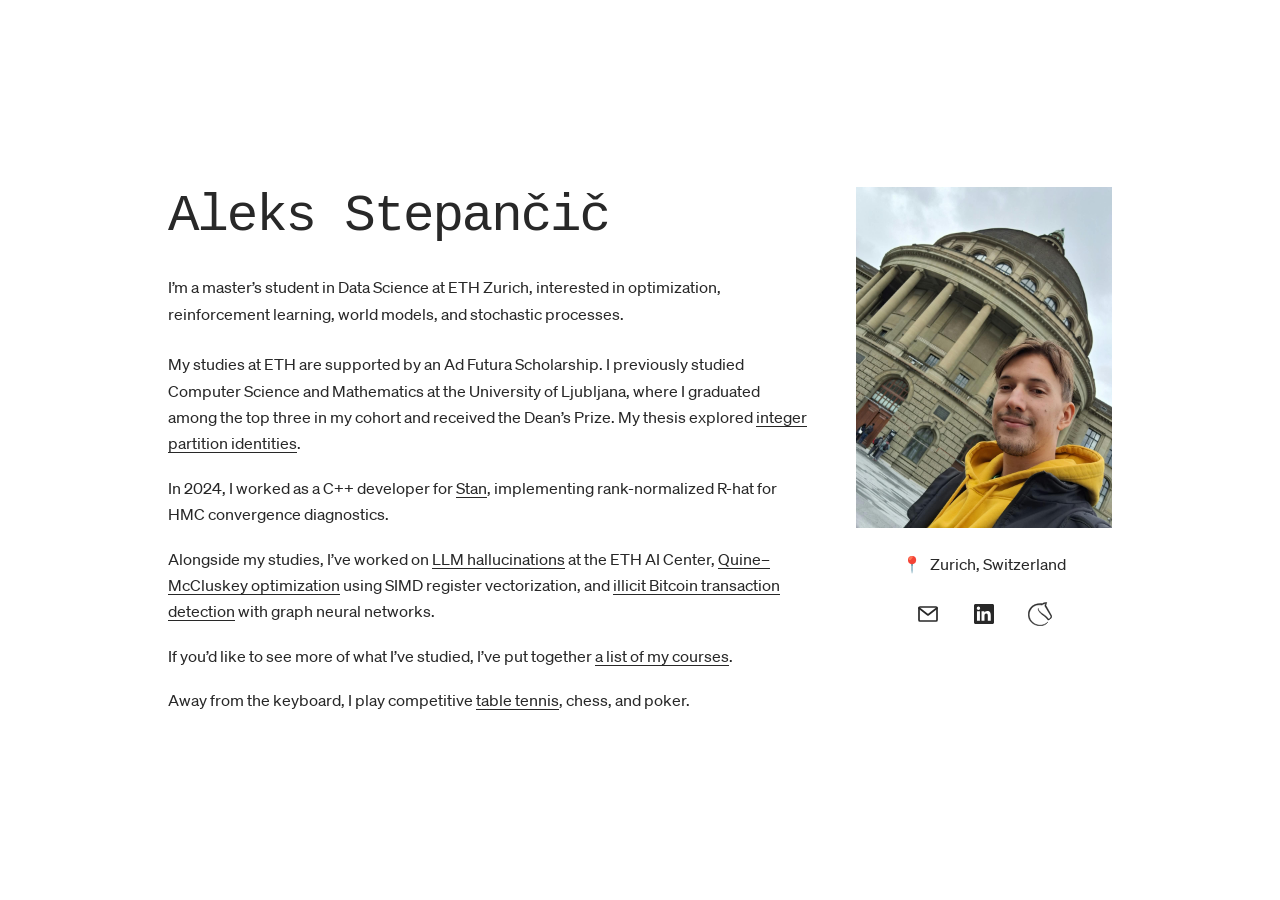
<file: index.html>
<!doctype html>
<html lang="en">
<head>
  <meta charset="utf-8">
  <meta name="viewport" content="width=device-width, initial-scale=1">
  <meta name="color-scheme" content="light">
  <meta name="theme-color" content="#ffffff">
  <meta name="description" content="I’m a master’s student in Data Science at ETH Zurich, interested in optimization, reinforcement learning, world models, and stochastic processes.">
  <title>Aleks Stepančič</title>
  <link rel="icon" href="./assets/favicon.svg?v=3" type="image/svg+xml">
  <link rel="stylesheet" href="./assets/fonts/fonts.css">
  <link rel="stylesheet" href="./style.css">
  <link rel="stylesheet" href="./assets/profile-layout.css">
</head>
<body>
<a class="skip-link" href="#main">Skip to content</a>
<div class="page portfolio-page profile-page prose-page">

<main id="main" class="profile-layout">
  <header class="intro"><h1>Aleks Stepančič</h1><p>I’m a master’s student in Data Science at ETH Zurich, interested in optimization, reinforcement learning, world models, and stochastic processes.</p><div class="biography"><p id="education">My studies at ETH are supported by an Ad Futura Scholarship. I previously studied Computer Science and Mathematics at the University of Ljubljana, where I graduated among the top three in my cohort and received the Dean’s Prize. My thesis explored <a href="https://repozitorij.uni-lj.si/Dokument.php?id=190948&amp;lang=slv" target="_blank" rel="noopener noreferrer">integer partition identities</a>.</p>
<p id="experience">In 2024, I worked as a C++ developer for <a href="https://mc-stan.org/" target="_blank" rel="noopener noreferrer">Stan</a>, implementing rank-normalized R-hat for HMC convergence diagnostics.</p></div><div class="profile-narrative">
<p id="projects">Alongside my studies, I’ve worked on <a href="https://apertus-claritas.org/artifacts/detecting-and-reducing-hallucination-in-multiple-choice-questions-with-activation-steering" target="_blank" rel="noopener noreferrer">LLM hallucinations</a> at the ETH AI Center, <a href="https://github.com/rgwohlbold/quine-mccluskey-optimization" target="_blank" rel="noopener noreferrer">Quine–McCluskey optimization</a> using SIMD register vectorization, and <a href="https://medium.com/@nm8144/is-graph-machine-learning-the-new-cryptocurrency-police-a7a40caeb959" target="_blank" rel="noopener noreferrer">illicit Bitcoin transaction detection</a> with graph neural networks.</p>
<p id="courses">If you’d like to see more of what I’ve studied, I’ve put together <a href="./courses/index.html">a list of my courses</a>.</p>
<p id="interests">Away from the keyboard, I play competitive <a href="https://youtu.be/uDJwjL57I4Q" target="_blank" rel="noopener noreferrer">table tennis</a>, chess, and poker.</p>
</div></header>
  <aside id="contact" class="profile-contact" aria-label="Contact">
<img class="profile-photo" src="./assets/profile.jpg" alt="Aleks Stepančič" width="1368" height="1824">
<p class="profile-contact-location"><span aria-hidden="true">📍</span><span>Zurich, Switzerland</span></p>
<ul class="profile-contact-links"><li><a href="mailto:aleksgorica@gmail.com" aria-label="Email me" title="Email me"><svg xmlns="http://www.w3.org/2000/svg" viewBox="0 0 24 24" width="24" height="24" fill="none" stroke="currentColor" stroke-width="1.7" stroke-linecap="round" stroke-linejoin="round" aria-hidden="true" focusable="false"><rect x="3" y="5" width="18" height="14" rx="1"/><path d="m3 6 9 7 9-7"/></svg></a></li><li><a href="https://www.linkedin.com/in/aleks-stepancic/" target="_blank" rel="noopener noreferrer" aria-label="LinkedIn" title="LinkedIn"><svg xmlns="http://www.w3.org/2000/svg" viewBox="0 0 24 24" width="24" height="24" fill="currentColor" aria-hidden="true" focusable="false"><path d="M20.45 2H3.55C2.69 2 2 2.68 2 3.52v16.96C2 21.32 2.69 22 3.55 22h16.9c.86 0 1.55-.68 1.55-1.52V3.52C22 2.68 21.31 2 20.45 2ZM7.93 18.75H4.98V9.2h2.95v9.55ZM6.46 7.9a1.71 1.71 0 1 1 0-3.42 1.71 1.71 0 0 1 0 3.42Zm12.29 10.85H15.8v-4.64c0-1.1-.02-2.53-1.54-2.53-1.54 0-1.78 1.2-1.78 2.45v4.72H9.53V9.2h2.83v1.3h.04c.39-.74 1.36-1.53 2.79-1.53 2.98 0 3.56 1.96 3.56 4.5v5.28Z"/></svg></a></li><li><a href="https://lichess.org/@/aleksgorica" target="_blank" rel="noopener noreferrer" aria-label="Lichess" title="Lichess"><svg xmlns="http://www.w3.org/2000/svg" viewBox="0 0 50 50" width="24" height="24" fill="currentColor" aria-hidden="true" focusable="false"><path stroke="currentColor" stroke-linejoin="round" d="M38.956.5c-3.53.418-6.452.902-9.286 2.984C5.534 1.786-.692 18.533.68 29.364 3.493 50.214 31.918 55.785 41.329 41.7c-7.444 7.696-19.276 8.752-28.323 3.084S-.506 27.392 4.683 17.567C9.873 7.742 18.996 4.535 29.03 6.405c2.43-1.418 5.225-3.22 7.655-3.187l-1.694 4.86 12.752 21.37c-.439 5.654-5.459 6.112-5.459 6.112-.574-1.47-1.634-2.942-4.842-6.036-3.207-3.094-17.465-10.177-15.788-16.207-2.001 6.967 10.311 14.152 14.04 17.663 3.73 3.51 5.426 6.04 5.795 6.756 0 0 9.392-2.504 7.838-8.927L37.4 7.171z"/></svg></a></li></ul>
</aside>
</main>
</div>
</body>
</html>
</file>
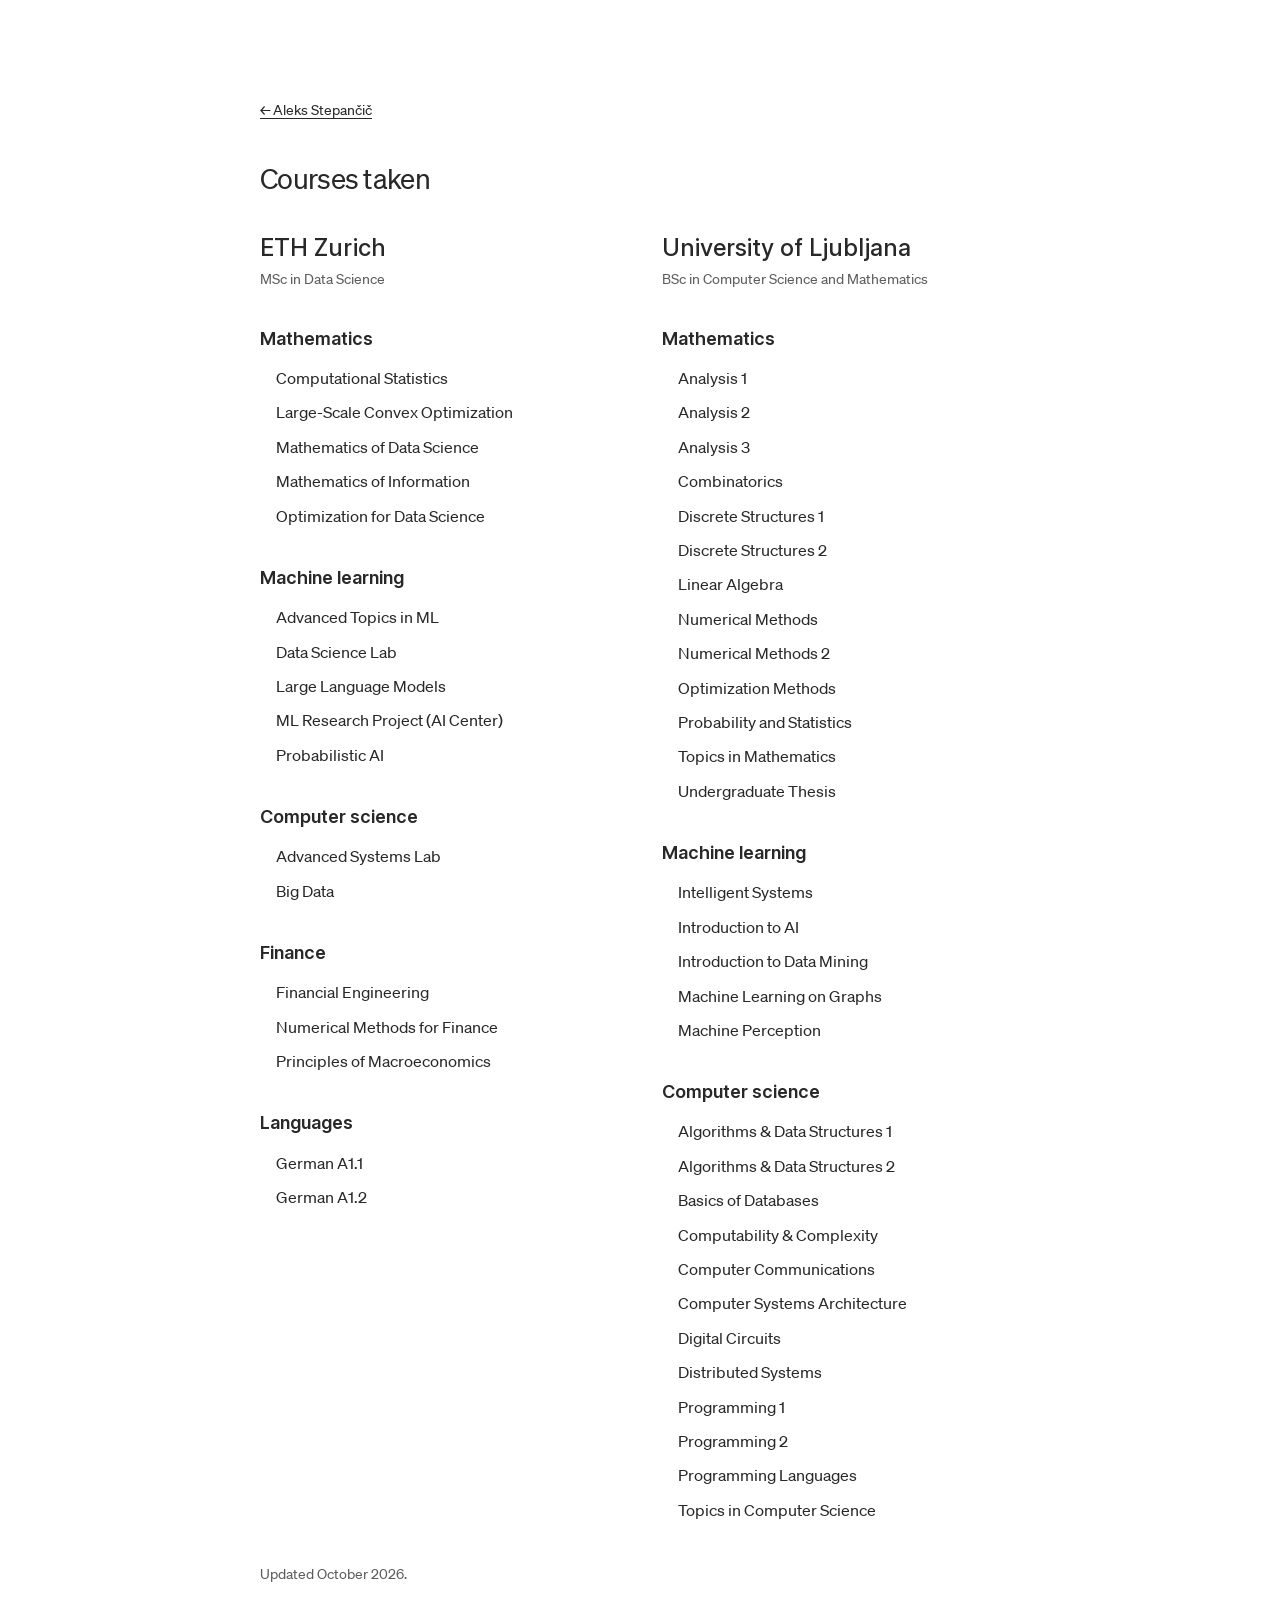
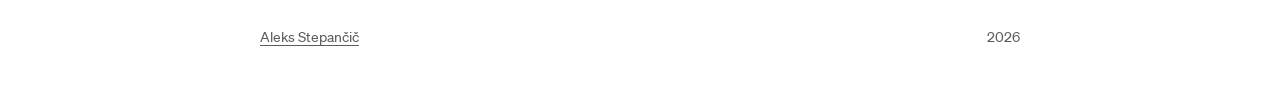
<file: courses/index.html>
<!doctype html>
<html lang="en"><head>
  <meta charset="utf-8"><meta name="viewport" content="width=device-width, initial-scale=1, viewport-fit=cover">
  <meta name="color-scheme" content="light"><meta name="theme-color" content="#ffffff">
  <meta name="description" content="Courses taken by Aleks Stepančič at the University of Ljubljana and ETH Zurich, grouped by subject.">
  <title>Courses taken — Aleks Stepančič</title>
  <link rel="icon" href="../assets/favicon.svg?v=3" type="image/svg+xml">
  <link rel="stylesheet" href="../assets/fonts/fonts.css"><link rel="stylesheet" href="../style.css"><link rel="stylesheet" href="courses.css">
</head><body>
<a class="skip-link" href="#main">Skip to courses</a>
<div class="page courses-page"><main id="main">
  <a class="back-link" href="../index.html">← Aleks Stepančič</a>
  <h1>Courses taken</h1>
  <div class="university-columns"><section class="institution" id="eth" aria-labelledby="eth-title">
      <h2 id="eth-title">ETH Zurich</h2>
      <p class="degree">MSc in Data Science</p>
      <section class="course-group" aria-labelledby="eth-subject-0"><h3 id="eth-subject-0">Mathematics</h3><ul><li class="course" data-course-id="401-3632-00">Computational Statistics</li><li class="course" data-course-id="227-0690-11">Large-Scale Convex Optimization</li><li class="course" data-course-id="401-4944-20">Mathematics of Data Science</li><li class="course" data-course-id="227-0434-10">Mathematics of Information</li><li class="course" data-course-id="261-5110-00">Optimization for Data Science</li></ul></section><section class="course-group" aria-labelledby="eth-subject-1"><h3 id="eth-subject-1">Machine learning</h3><ul><li class="course" data-course-id="252-5051-00">Advanced Topics in ML</li><li class="course" data-course-id="263-3300-10">Data Science Lab</li><li class="course" data-course-id="263-5354-00">Large Language Models</li><li class="course" data-course-id="263-5051-00">ML Research Project (AI Center)</li><li class="course" data-course-id="263-5210-00">Probabilistic AI</li></ul></section><section class="course-group" aria-labelledby="eth-subject-2"><h3 id="eth-subject-2">Computer science</h3><ul><li class="course" data-course-id="263-0007-00">Advanced Systems Lab</li><li class="course" data-course-id="263-3010-00">Big Data</li></ul></section><section class="course-group" aria-labelledby="eth-subject-3"><h3 id="eth-subject-3">Finance</h3><ul><li class="course" data-course-id="401-8905-00">Financial Engineering</li><li class="course" data-course-id="401-4658-00">Numerical Methods for Finance</li><li class="course" data-course-id="363-0565-00">Principles of Macroeconomics</li></ul></section><section class="course-group" aria-labelledby="eth-subject-4"><h3 id="eth-subject-4">Languages</h3><ul><li class="course" data-course-id="MOB-001">German A1.1</li><li class="course" data-course-id="MOB-002">German A1.2</li></ul></section>
    </section><section class="institution" id="ljubljana" aria-labelledby="ljubljana-title">
      <h2 id="ljubljana-title">University of Ljubljana</h2>
      <p class="degree">BSc in Computer Science and Mathematics</p>
      <section class="course-group" aria-labelledby="ljubljana-subject-0"><h3 id="ljubljana-subject-0">Mathematics</h3><ul><li class="course" data-course-id="27201">Analysis 1</li><li class="course" data-course-id="27204">Analysis 2</li><li class="course" data-course-id="27207">Analysis 3</li><li class="course" data-course-id="27208">Combinatorics</li><li class="course" data-course-id="27202">Discrete Structures 1</li><li class="course" data-course-id="27205">Discrete Structures 2</li><li class="course" data-course-id="27203">Linear Algebra</li><li class="course" data-course-id="27215">Numerical Methods</li><li class="course" data-course-id="27225">Numerical Methods 2</li><li class="course" data-course-id="27210">Optimization Methods</li><li class="course" data-course-id="27216">Probability and Statistics</li><li class="course" data-course-id="27209">Topics in Mathematics</li><li class="course" data-course-id="63282">Undergraduate Thesis</li></ul></section><section class="course-group" aria-labelledby="ljubljana-subject-1"><h3 id="ljubljana-subject-1">Machine learning</h3><ul><li class="course" data-course-id="63266">Intelligent Systems</li><li class="course" data-course-id="63214">Introduction to AI</li><li class="course" data-course-id="63251">Introduction to Data Mining</li><li class="course" data-course-id="machine-learning-on-graphs">Machine Learning on Graphs</li><li class="course" data-course-id="63267">Machine Perception</li></ul></section><section class="course-group" aria-labelledby="ljubljana-subject-2"><h3 id="ljubljana-subject-2">Computer science</h3><ul><li class="course" data-course-id="63279">Algorithms &amp; Data Structures 1</li><li class="course" data-course-id="63280">Algorithms &amp; Data Structures 2</li><li class="course" data-course-id="63208">Basics of Databases</li><li class="course" data-course-id="63283">Computability &amp; Complexity</li><li class="course" data-course-id="63209">Computer Communications</li><li class="course" data-course-id="63212">Computer Systems Architecture</li><li class="course" data-course-id="63204">Digital Circuits</li><li class="course" data-course-id="63261">Distributed Systems</li><li class="course" data-course-id="63277">Programming 1</li><li class="course" data-course-id="63278">Programming 2</li><li class="course" data-course-id="63220">Programming Languages</li><li class="course" data-course-id="63225">Topics in Computer Science</li></ul></section>
    </section></div>
  <p class="record-date">Updated October 2026.</p>
</main></div>
<footer><div class="footer-inner"><a href="../index.html">Aleks Stepančič</a><span class="footer-year" id="year">2026</span></div></footer>
</body></html>
</file>
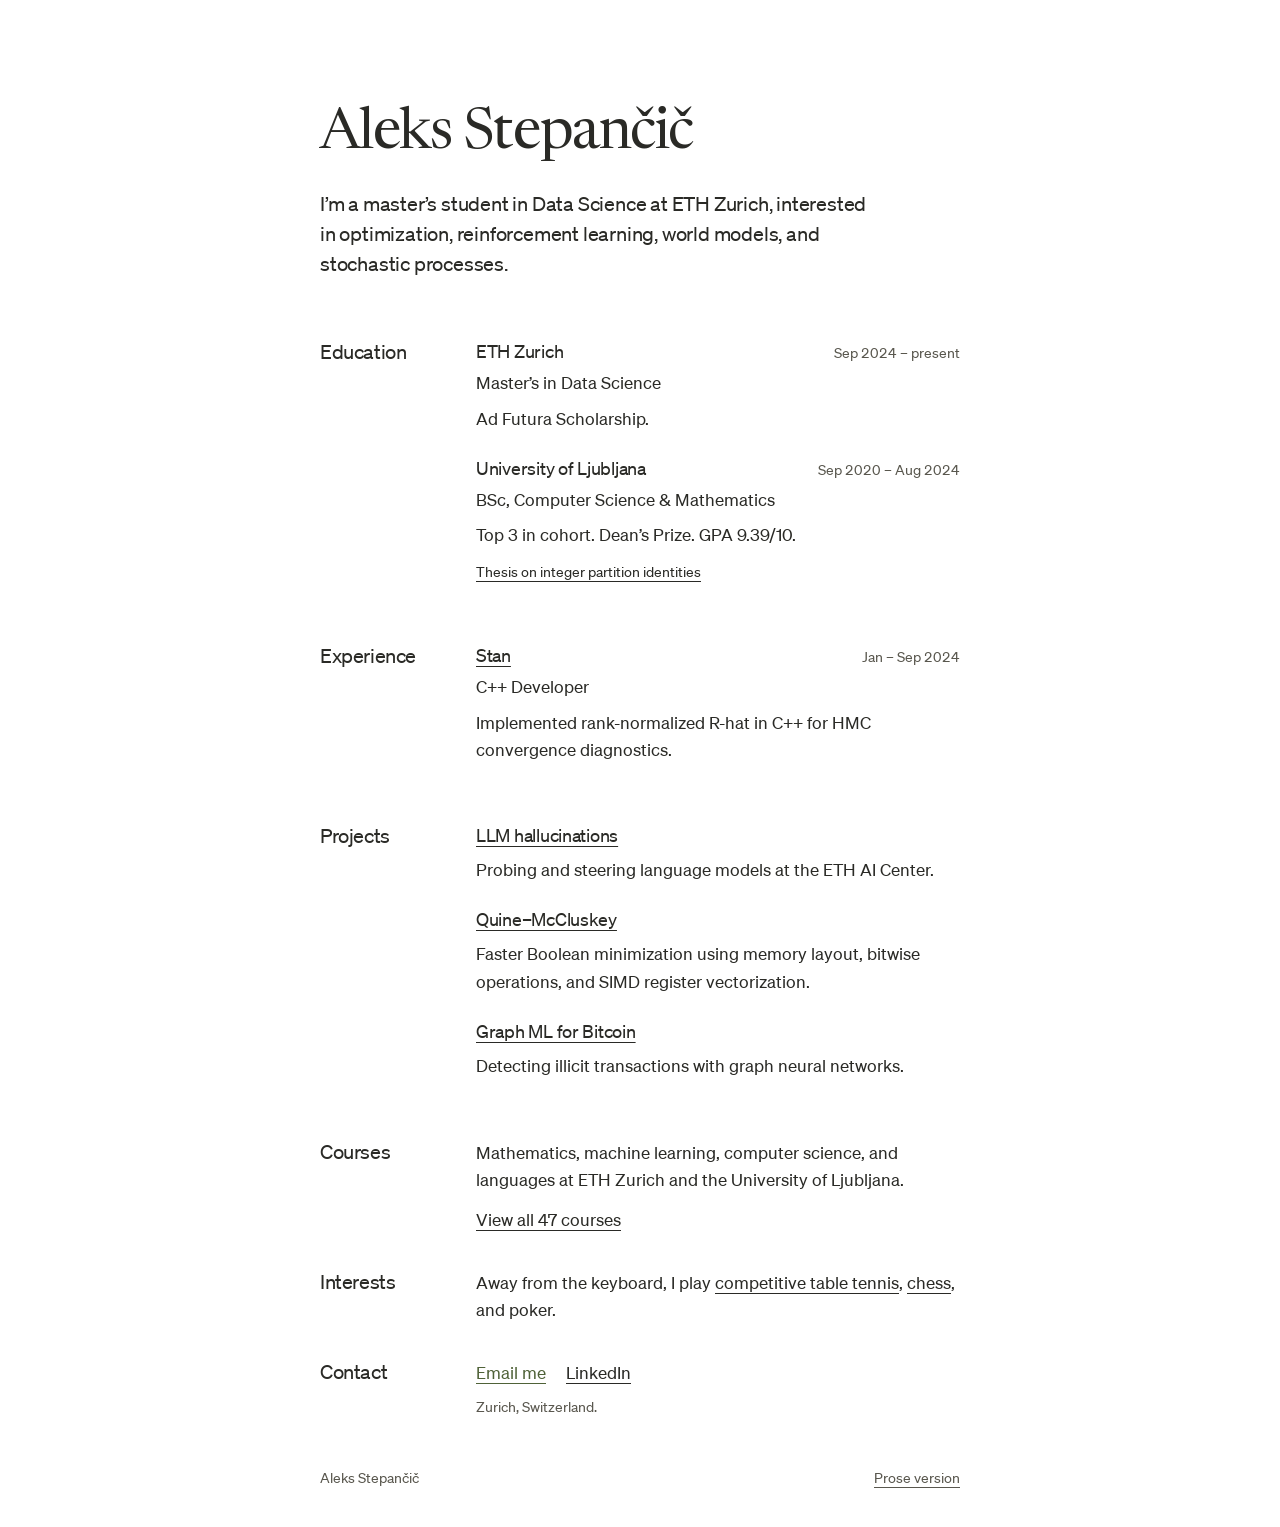
<file: cv/index.html>
<!doctype html>
<html lang="en"><head>
<meta charset="utf-8"><meta name="viewport" content="width=device-width, initial-scale=1"><meta name="color-scheme" content="light"><meta name="theme-color" content="#ffffff">
<meta name="description" content="I’m a master’s student in Data Science at ETH Zurich, interested in optimization, reinforcement learning, world models, and stochastic processes."><title>Aleks Stepančič — CV</title>
<link rel="icon" href="../assets/favicon.svg?v=3" type="image/svg+xml"><link rel="stylesheet" href="../assets/fonts/fonts.css"><link rel="stylesheet" href="../taste/style.css">
</head><body><a class="skip-link" href="#main">Skip to content</a>
<div class="page profile-page"><main id="main">
<header class="intro"><h1>Aleks Stepančič</h1><p class="lead">I’m a master’s student in Data Science at ETH Zurich, interested in optimization, reinforcement learning, world models, and stochastic processes.</p></header>
<section id="education" class="cv-section" aria-labelledby="education-heading"><h2 id="education-heading">Education</h2><div class="section-body"><article class="record">
<div class="record-title"><h3>ETH Zurich</h3><p class="dates">Sep 2024 – present</p></div>
<p>Master’s in Data Science</p><p>Ad Futura Scholarship.</p>

</article>
<article class="record">
<div class="record-title"><h3>University of Ljubljana</h3><p class="dates">Sep 2020 – Aug 2024</p></div>
<p>BSc, Computer Science &amp; Mathematics</p><p>Top 3 in cohort. Dean’s Prize. GPA 9.39/10.</p>
<p class="record-link"><a href="https://repozitorij.uni-lj.si/Dokument.php?id=190948&amp;lang=slv" target="_blank" rel="noopener noreferrer">Thesis on integer partition identities</a></p>
</article></div></section>
<section id="experience" class="cv-section" aria-labelledby="experience-heading"><h2 id="experience-heading">Experience</h2><div class="section-body"><article class="record">
<div class="record-title"><h3><a href="https://mc-stan.org/" target="_blank" rel="noopener noreferrer">Stan</a></h3><p class="dates">Jan – Sep 2024</p></div>
<p>C++ Developer</p><p>Implemented rank-normalized R-hat in C++ for HMC convergence diagnostics.</p>

</article></div></section>
<section id="projects" class="cv-section" aria-labelledby="projects-heading"><h2 id="projects-heading">Projects</h2><div class="section-body project-list"><article class="project"><h3><a href="https://apertus-claritas.org/artifacts/detecting-and-reducing-hallucination-in-multiple-choice-questions-with-activation-steering" target="_blank" rel="noopener noreferrer">LLM hallucinations</a></h3><p>Probing and steering language models at the ETH AI Center.</p></article>
<article class="project"><h3><a href="https://github.com/rgwohlbold/quine-mccluskey-optimization" target="_blank" rel="noopener noreferrer">Quine–McCluskey</a></h3><p>Faster Boolean minimization using memory layout, bitwise operations, and SIMD register vectorization.</p></article>
<article class="project"><h3><a href="https://medium.com/@nm8144/is-graph-machine-learning-the-new-cryptocurrency-police-a7a40caeb959" target="_blank" rel="noopener noreferrer">Graph ML for Bitcoin</a></h3><p>Detecting illicit transactions with graph neural networks.</p></article></div></section>

<section id="courses" class="cv-section" aria-labelledby="courses-heading"><h2 id="courses-heading">Courses</h2><div class="section-body course-intro"><p>Mathematics, machine learning, computer science, and languages at ETH Zurich and the University of Ljubljana.</p><p class="course-link"><a href="./courses.html">View all 47 courses</a></p></div></section>
<section id="interests" class="cv-section compact" aria-labelledby="interests-heading"><h2 id="interests-heading">Interests</h2><div class="section-body"><p>Away from the keyboard, I play <a href="https://youtu.be/uDJwjL57I4Q" target="_blank" rel="noopener noreferrer">competitive table tennis</a>, <a href="https://lichess.org/@/aleksgorica" target="_blank" rel="noopener noreferrer">chess</a>, and poker.</p></div></section>
<section id="contact" class="cv-section compact" aria-labelledby="contact-heading"><h2 id="contact-heading">Contact</h2><div class="section-body"><div class="contact-links"><a href="mailto:aleksgorica@gmail.com" class="email-link">Email me</a> <a href="https://www.linkedin.com/in/aleks-stepancic/" target="_blank" rel="noopener noreferrer">LinkedIn</a></div><p class="contact-location">Zurich, Switzerland.</p></div></section>
</main><footer><span>Aleks Stepančič</span><a href="../taste/index.html">Prose version</a></footer></div>
</body></html>
</file>
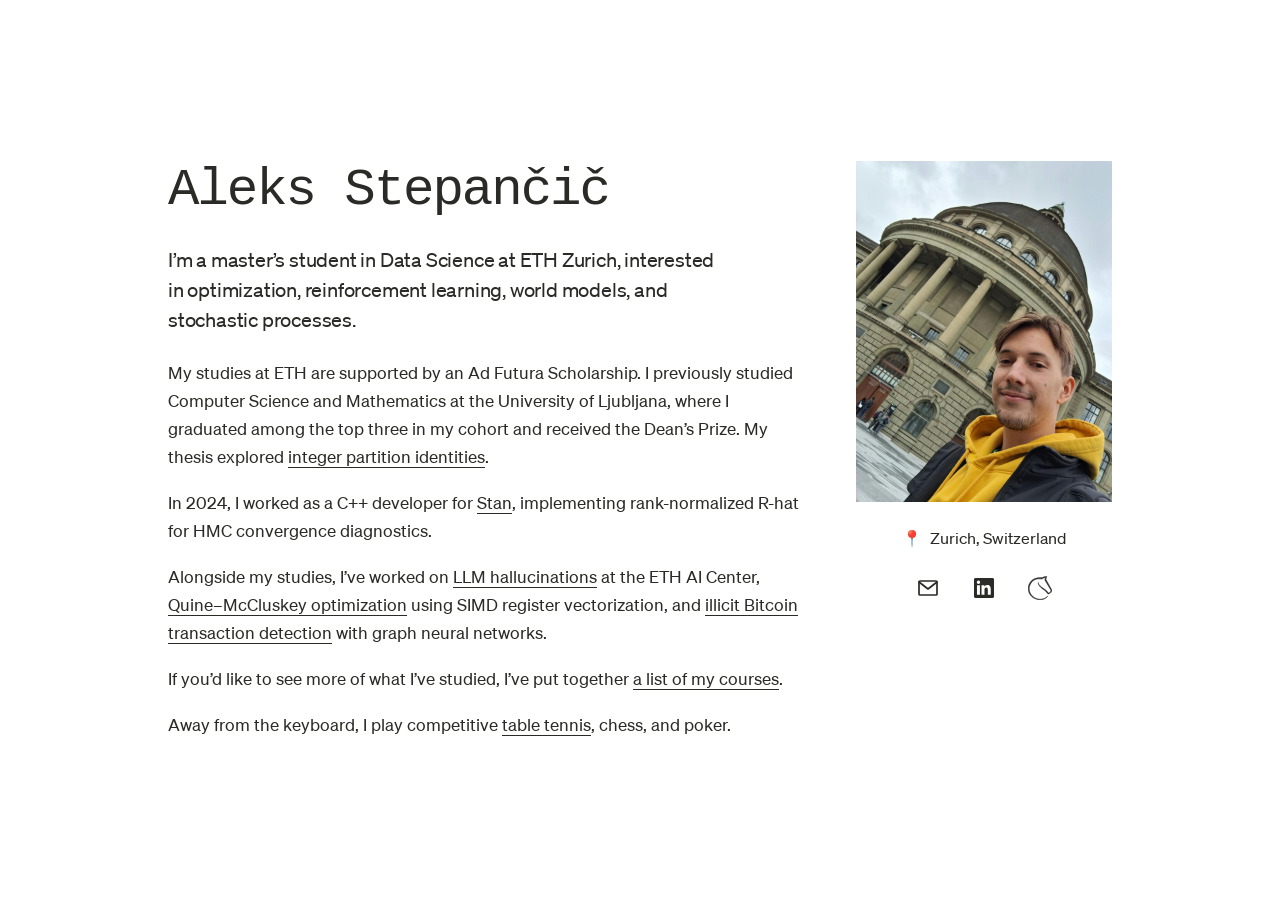
<file: taste/index.html>
<!doctype html>
<html lang="en">
<head>
<meta charset="utf-8"><meta name="viewport" content="width=device-width, initial-scale=1"><meta name="color-scheme" content="light"><meta name="theme-color" content="#ffffff">
<meta name="description" content="I’m a master’s student in Data Science at ETH Zurich, interested in optimization, reinforcement learning, world models, and stochastic processes."><title>Aleks Stepančič</title>
<link rel="icon" href="../assets/favicon.svg?v=3" type="image/svg+xml"><link rel="stylesheet" href="../assets/fonts/fonts.css"><link rel="stylesheet" href="./style.css">
<link rel="stylesheet" href="../assets/profile-layout.css">
</head>
<body>
<a class="skip-link" href="#main">Skip to content</a>
<div class="page profile-page prose-page"><main id="main" class="profile-layout">
<header class="intro"><h1>Aleks Stepančič</h1><p class="lead">I’m a master’s student in Data Science at ETH Zurich, interested in optimization, reinforcement learning, world models, and stochastic processes.</p><div class="biography"><p id="education">My studies at ETH are supported by an Ad Futura Scholarship. I previously studied Computer Science and Mathematics at the University of Ljubljana, where I graduated among the top three in my cohort and received the Dean’s Prize. My thesis explored <a href="https://repozitorij.uni-lj.si/Dokument.php?id=190948&amp;lang=slv" target="_blank" rel="noopener noreferrer">integer partition identities</a>.</p>
<p id="experience">In 2024, I worked as a C++ developer for <a href="https://mc-stan.org/" target="_blank" rel="noopener noreferrer">Stan</a>, implementing rank-normalized R-hat for HMC convergence diagnostics.</p></div><div class="profile-narrative">
<p id="projects">Alongside my studies, I’ve worked on <a href="https://apertus-claritas.org/artifacts/detecting-and-reducing-hallucination-in-multiple-choice-questions-with-activation-steering" target="_blank" rel="noopener noreferrer">LLM hallucinations</a> at the ETH AI Center, <a href="https://github.com/rgwohlbold/quine-mccluskey-optimization" target="_blank" rel="noopener noreferrer">Quine–McCluskey optimization</a> using SIMD register vectorization, and <a href="https://medium.com/@nm8144/is-graph-machine-learning-the-new-cryptocurrency-police-a7a40caeb959" target="_blank" rel="noopener noreferrer">illicit Bitcoin transaction detection</a> with graph neural networks.</p>
<p id="courses">If you’d like to see more of what I’ve studied, I’ve put together <a href="./courses.html">a list of my courses</a>.</p>
<p id="interests">Away from the keyboard, I play competitive <a href="https://youtu.be/uDJwjL57I4Q" target="_blank" rel="noopener noreferrer">table tennis</a>, chess, and poker.</p>
</div></header>
<aside id="contact" class="profile-contact" aria-label="Contact">
<img class="profile-photo" src="../assets/profile.jpg" alt="Aleks Stepančič" width="1368" height="1824">
<p class="profile-contact-location"><span aria-hidden="true">📍</span><span>Zurich, Switzerland</span></p>
<ul class="profile-contact-links"><li><a href="mailto:aleksgorica@gmail.com" aria-label="Email me" title="Email me"><svg xmlns="http://www.w3.org/2000/svg" viewBox="0 0 24 24" width="24" height="24" fill="none" stroke="currentColor" stroke-width="1.7" stroke-linecap="round" stroke-linejoin="round" aria-hidden="true" focusable="false"><rect x="3" y="5" width="18" height="14" rx="1"/><path d="m3 6 9 7 9-7"/></svg></a></li><li><a href="https://www.linkedin.com/in/aleks-stepancic/" target="_blank" rel="noopener noreferrer" aria-label="LinkedIn" title="LinkedIn"><svg xmlns="http://www.w3.org/2000/svg" viewBox="0 0 24 24" width="24" height="24" fill="currentColor" aria-hidden="true" focusable="false"><path d="M20.45 2H3.55C2.69 2 2 2.68 2 3.52v16.96C2 21.32 2.69 22 3.55 22h16.9c.86 0 1.55-.68 1.55-1.52V3.52C22 2.68 21.31 2 20.45 2ZM7.93 18.75H4.98V9.2h2.95v9.55ZM6.46 7.9a1.71 1.71 0 1 1 0-3.42 1.71 1.71 0 0 1 0 3.42Zm12.29 10.85H15.8v-4.64c0-1.1-.02-2.53-1.54-2.53-1.54 0-1.78 1.2-1.78 2.45v4.72H9.53V9.2h2.83v1.3h.04c.39-.74 1.36-1.53 2.79-1.53 2.98 0 3.56 1.96 3.56 4.5v5.28Z"/></svg></a></li><li><a href="https://lichess.org/@/aleksgorica" target="_blank" rel="noopener noreferrer" aria-label="Lichess" title="Lichess"><svg xmlns="http://www.w3.org/2000/svg" viewBox="0 0 50 50" width="24" height="24" fill="currentColor" aria-hidden="true" focusable="false"><path stroke="currentColor" stroke-linejoin="round" d="M38.956.5c-3.53.418-6.452.902-9.286 2.984C5.534 1.786-.692 18.533.68 29.364 3.493 50.214 31.918 55.785 41.329 41.7c-7.444 7.696-19.276 8.752-28.323 3.084S-.506 27.392 4.683 17.567C9.873 7.742 18.996 4.535 29.03 6.405c2.43-1.418 5.225-3.22 7.655-3.187l-1.694 4.86 12.752 21.37c-.439 5.654-5.459 6.112-5.459 6.112-.574-1.47-1.634-2.942-4.842-6.036-3.207-3.094-17.465-10.177-15.788-16.207-2.001 6.967 10.311 14.152 14.04 17.663 3.73 3.51 5.426 6.04 5.795 6.756 0 0 9.392-2.504 7.838-8.927L37.4 7.171z"/></svg></a></li></ul>
</aside>
</main></div>
</body>
</html>
</file>
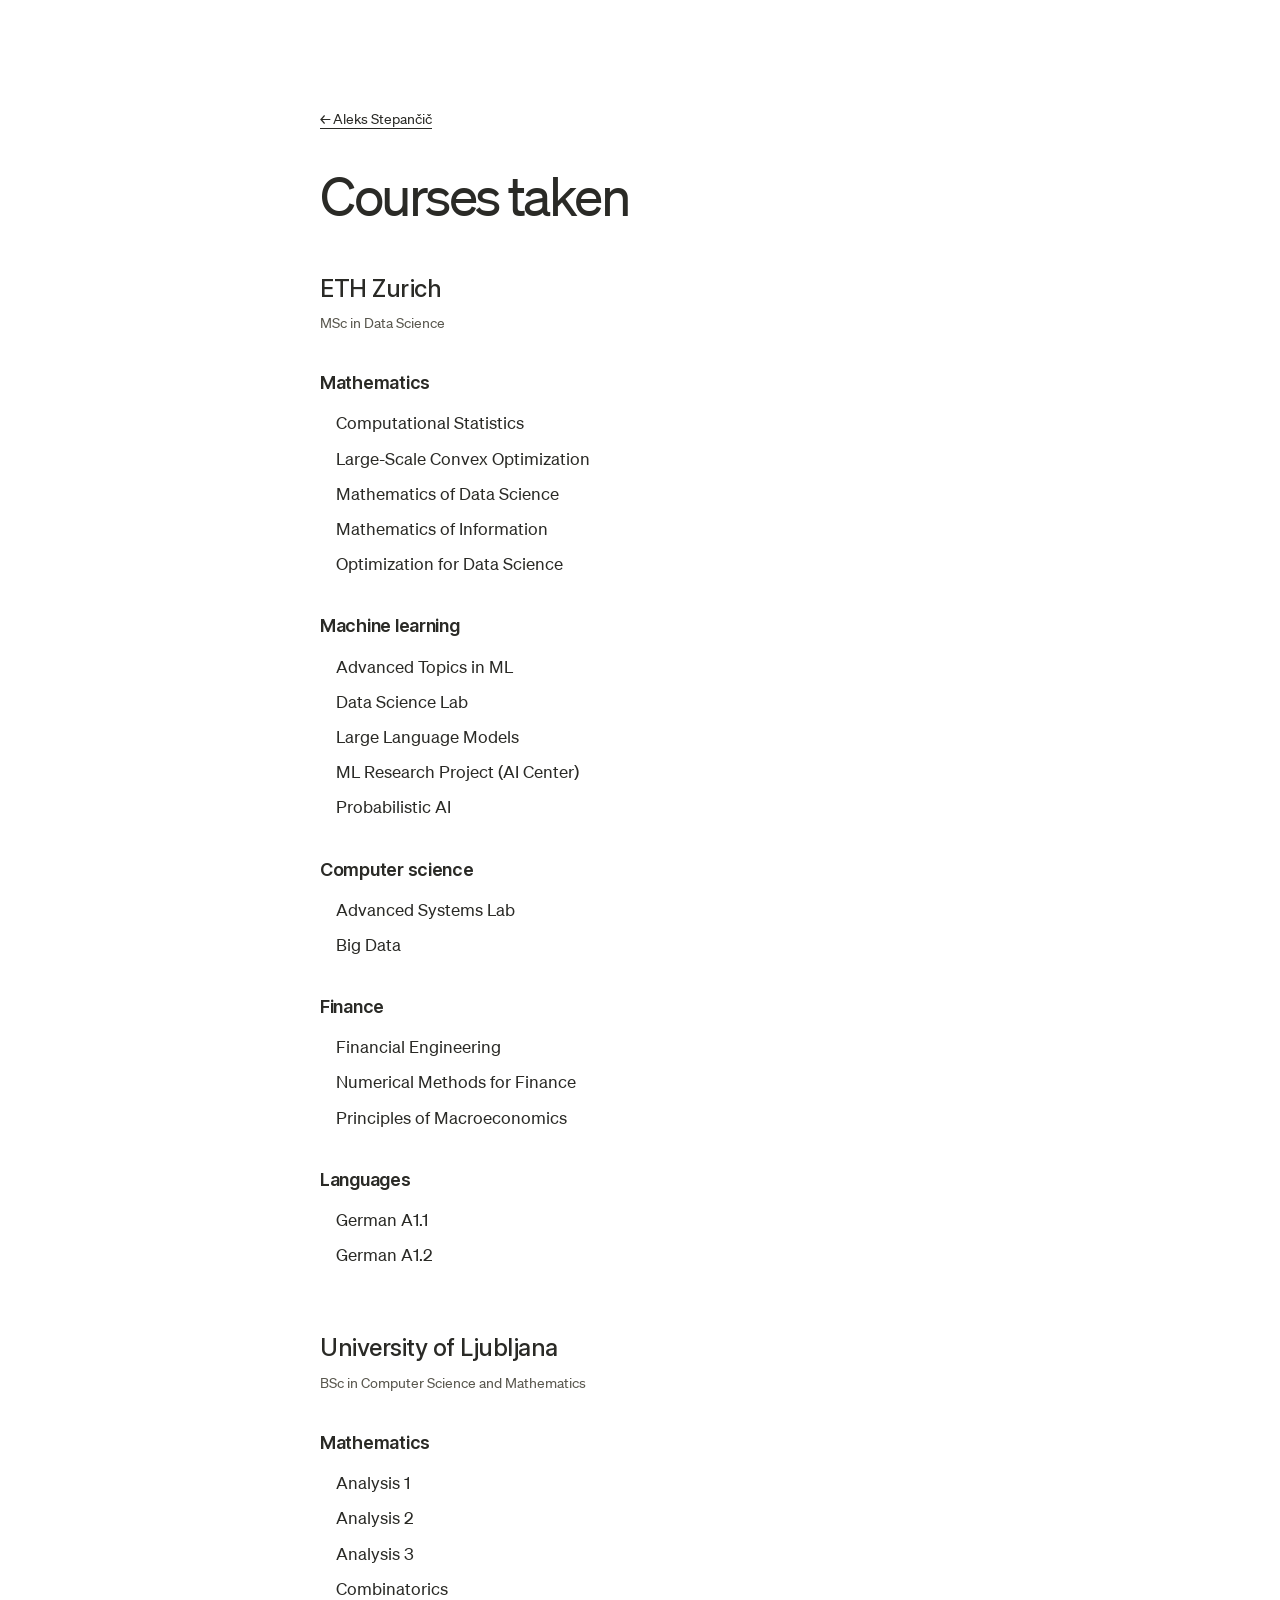
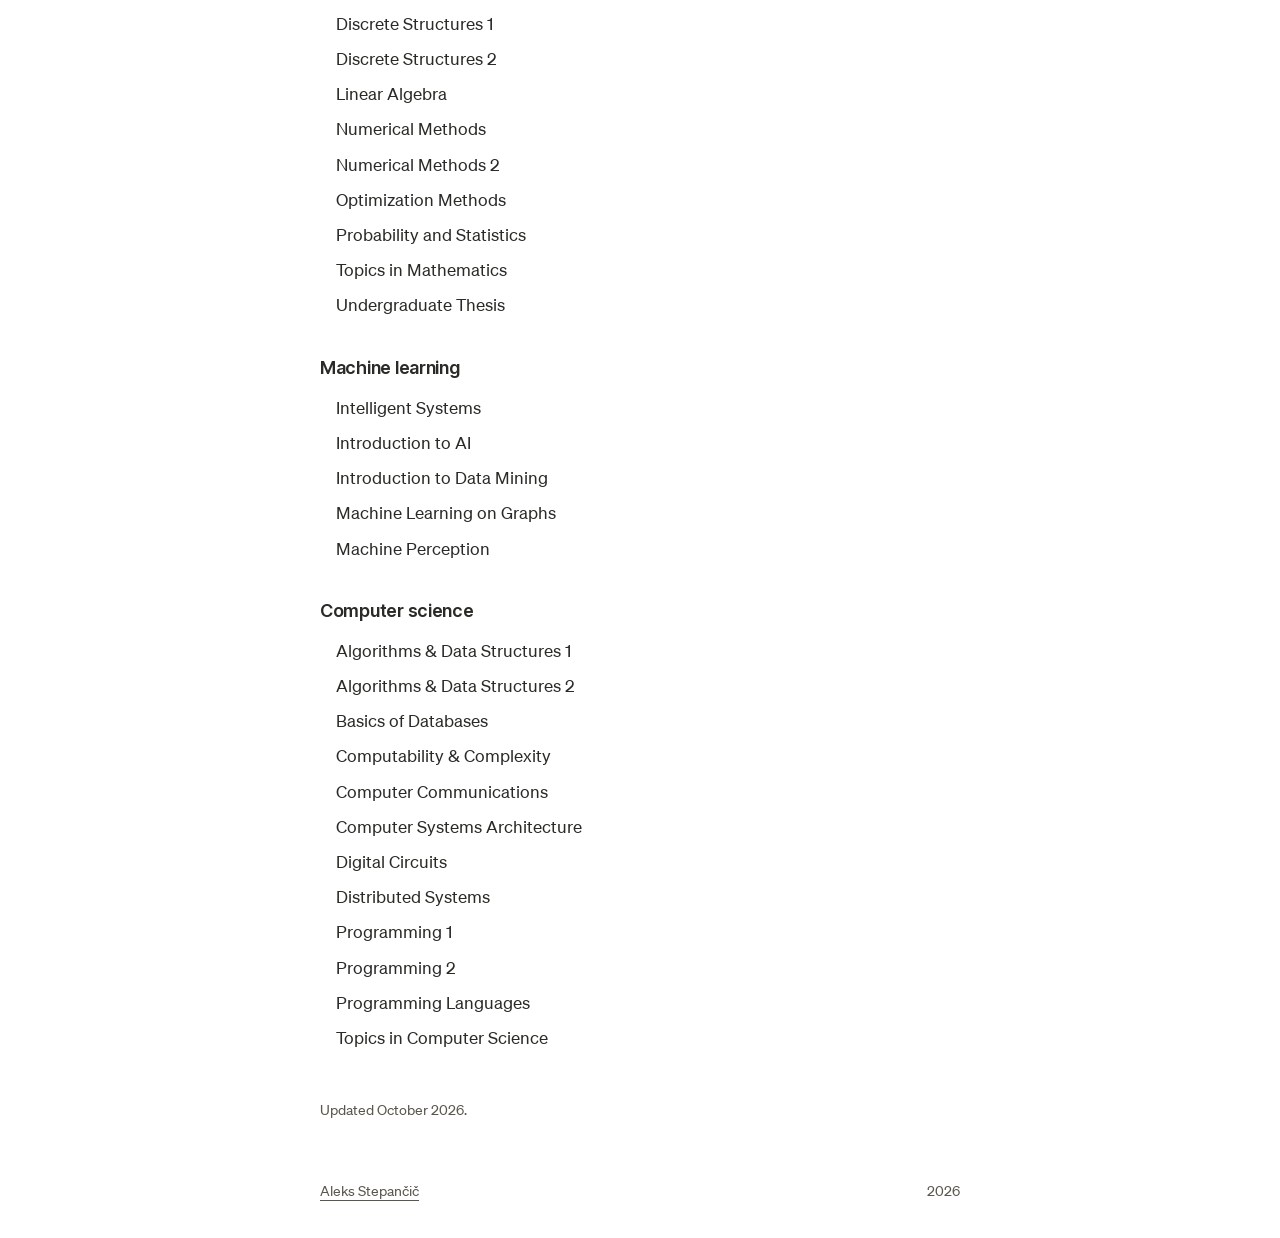
<file: cv/courses.html>
<!doctype html>
<html lang="en"><head>
  <meta charset="utf-8"><meta name="viewport" content="width=device-width, initial-scale=1, viewport-fit=cover">
  <meta name="color-scheme" content="light"><meta name="theme-color" content="#ffffff">
  <meta name="description" content="Courses taken by Aleks Stepančič at the University of Ljubljana and ETH Zurich, grouped by subject.">
  <title>Courses taken — Aleks Stepančič</title>
  <link rel="icon" href="../assets/favicon.svg?v=3" type="image/svg+xml">
  <link rel="stylesheet" href="../assets/fonts/fonts.css"><link rel="stylesheet" href="../taste/style.css">
</head><body>
<a class="skip-link" href="#main">Skip to courses</a>
<div class="page courses-page"><main id="main">
  <a class="back-link" href="./index.html">← Aleks Stepančič</a>
  <h1>Courses taken</h1>
  <div class="university-columns"><section class="institution" id="eth" aria-labelledby="eth-title">
      <h2 id="eth-title">ETH Zurich</h2>
      <p class="degree">MSc in Data Science</p>
      <section class="course-group" aria-labelledby="eth-subject-0"><h3 id="eth-subject-0">Mathematics</h3><ul><li class="course" data-course-id="401-3632-00">Computational Statistics</li><li class="course" data-course-id="227-0690-11">Large-Scale Convex Optimization</li><li class="course" data-course-id="401-4944-20">Mathematics of Data Science</li><li class="course" data-course-id="227-0434-10">Mathematics of Information</li><li class="course" data-course-id="261-5110-00">Optimization for Data Science</li></ul></section><section class="course-group" aria-labelledby="eth-subject-1"><h3 id="eth-subject-1">Machine learning</h3><ul><li class="course" data-course-id="252-5051-00">Advanced Topics in ML</li><li class="course" data-course-id="263-3300-10">Data Science Lab</li><li class="course" data-course-id="263-5354-00">Large Language Models</li><li class="course" data-course-id="263-5051-00">ML Research Project (AI Center)</li><li class="course" data-course-id="263-5210-00">Probabilistic AI</li></ul></section><section class="course-group" aria-labelledby="eth-subject-2"><h3 id="eth-subject-2">Computer science</h3><ul><li class="course" data-course-id="263-0007-00">Advanced Systems Lab</li><li class="course" data-course-id="263-3010-00">Big Data</li></ul></section><section class="course-group" aria-labelledby="eth-subject-3"><h3 id="eth-subject-3">Finance</h3><ul><li class="course" data-course-id="401-8905-00">Financial Engineering</li><li class="course" data-course-id="401-4658-00">Numerical Methods for Finance</li><li class="course" data-course-id="363-0565-00">Principles of Macroeconomics</li></ul></section><section class="course-group" aria-labelledby="eth-subject-4"><h3 id="eth-subject-4">Languages</h3><ul><li class="course" data-course-id="MOB-001">German A1.1</li><li class="course" data-course-id="MOB-002">German A1.2</li></ul></section>
    </section><section class="institution" id="ljubljana" aria-labelledby="ljubljana-title">
      <h2 id="ljubljana-title">University of Ljubljana</h2>
      <p class="degree">BSc in Computer Science and Mathematics</p>
      <section class="course-group" aria-labelledby="ljubljana-subject-0"><h3 id="ljubljana-subject-0">Mathematics</h3><ul><li class="course" data-course-id="27201">Analysis 1</li><li class="course" data-course-id="27204">Analysis 2</li><li class="course" data-course-id="27207">Analysis 3</li><li class="course" data-course-id="27208">Combinatorics</li><li class="course" data-course-id="27202">Discrete Structures 1</li><li class="course" data-course-id="27205">Discrete Structures 2</li><li class="course" data-course-id="27203">Linear Algebra</li><li class="course" data-course-id="27215">Numerical Methods</li><li class="course" data-course-id="27225">Numerical Methods 2</li><li class="course" data-course-id="27210">Optimization Methods</li><li class="course" data-course-id="27216">Probability and Statistics</li><li class="course" data-course-id="27209">Topics in Mathematics</li><li class="course" data-course-id="63282">Undergraduate Thesis</li></ul></section><section class="course-group" aria-labelledby="ljubljana-subject-1"><h3 id="ljubljana-subject-1">Machine learning</h3><ul><li class="course" data-course-id="63266">Intelligent Systems</li><li class="course" data-course-id="63214">Introduction to AI</li><li class="course" data-course-id="63251">Introduction to Data Mining</li><li class="course" data-course-id="machine-learning-on-graphs">Machine Learning on Graphs</li><li class="course" data-course-id="63267">Machine Perception</li></ul></section><section class="course-group" aria-labelledby="ljubljana-subject-2"><h3 id="ljubljana-subject-2">Computer science</h3><ul><li class="course" data-course-id="63279">Algorithms &amp; Data Structures 1</li><li class="course" data-course-id="63280">Algorithms &amp; Data Structures 2</li><li class="course" data-course-id="63208">Basics of Databases</li><li class="course" data-course-id="63283">Computability &amp; Complexity</li><li class="course" data-course-id="63209">Computer Communications</li><li class="course" data-course-id="63212">Computer Systems Architecture</li><li class="course" data-course-id="63204">Digital Circuits</li><li class="course" data-course-id="63261">Distributed Systems</li><li class="course" data-course-id="63277">Programming 1</li><li class="course" data-course-id="63278">Programming 2</li><li class="course" data-course-id="63220">Programming Languages</li><li class="course" data-course-id="63225">Topics in Computer Science</li></ul></section>
    </section></div>
  <p class="record-date">Updated October 2026.</p>
</main></div>
<footer><div class="footer-inner"><a href="./index.html">Aleks Stepančič</a><span class="footer-year" id="year">2026</span></div></footer>
</body></html>
</file>
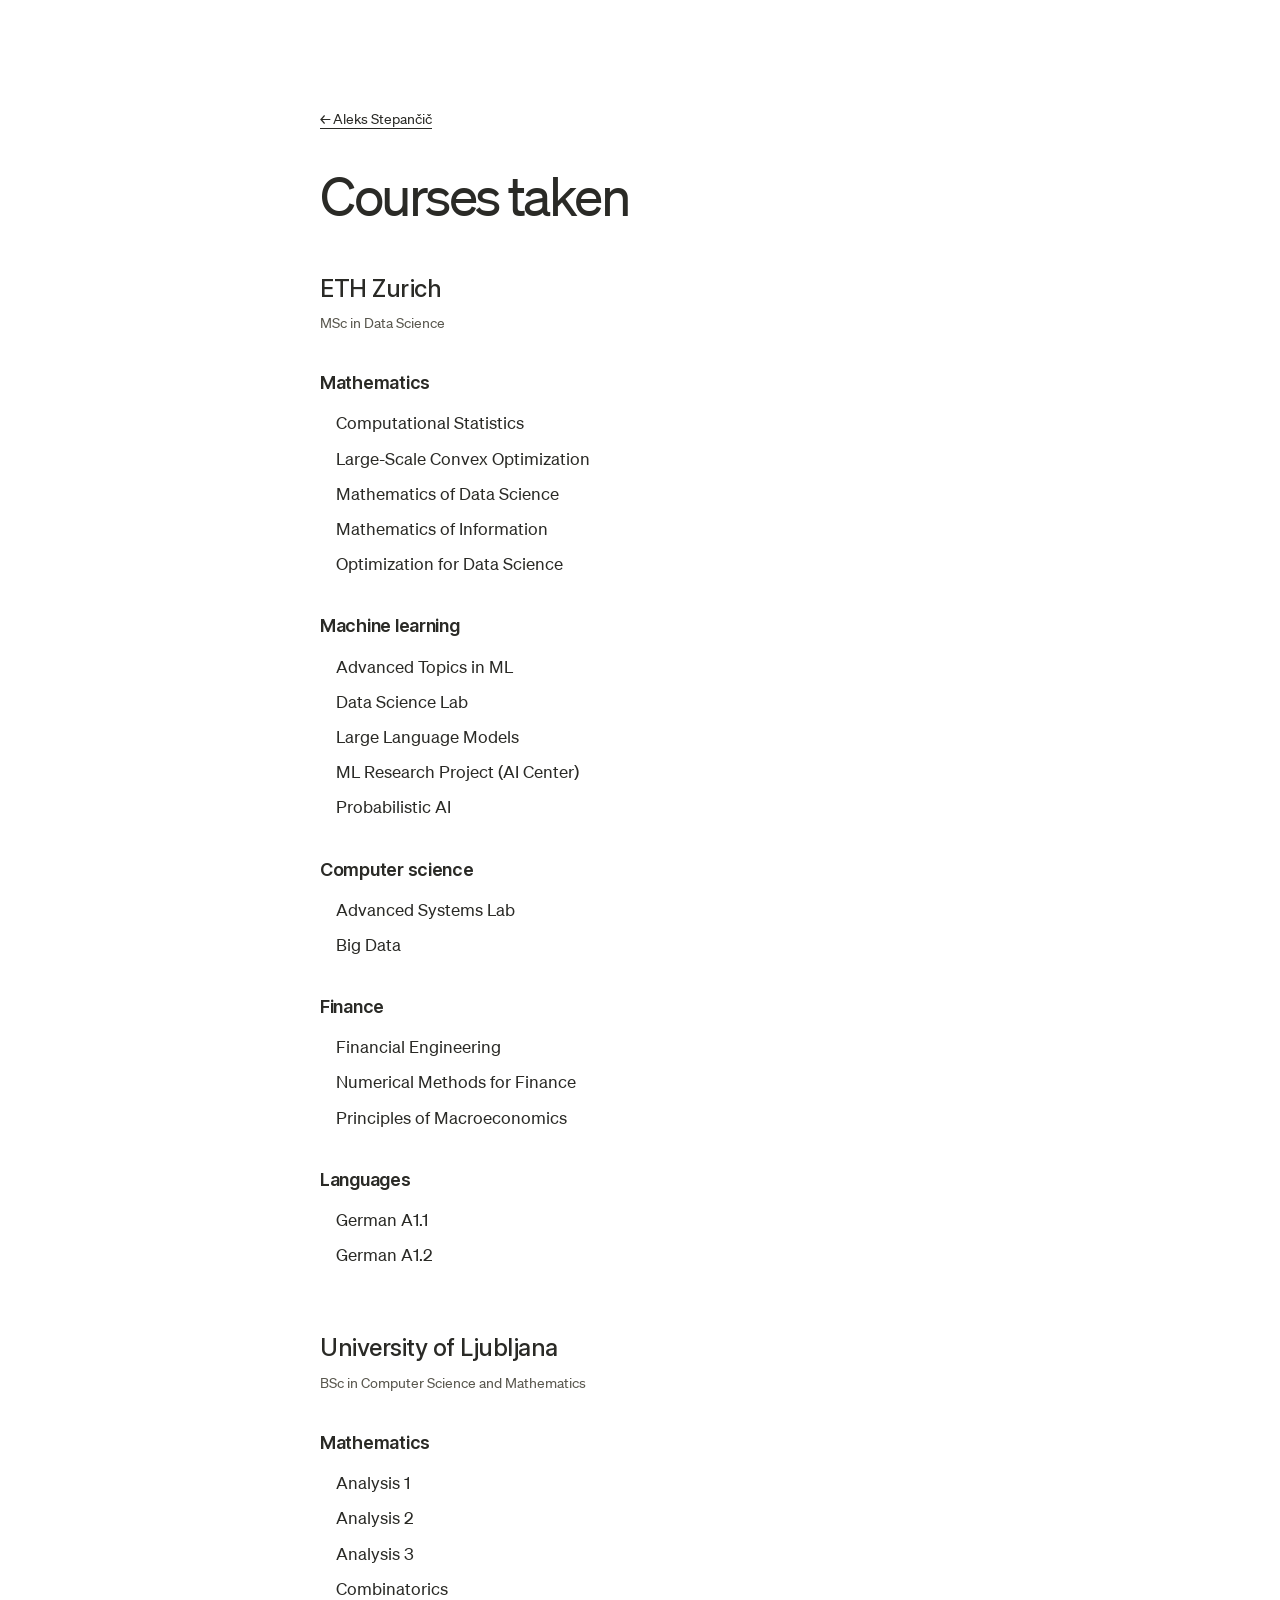
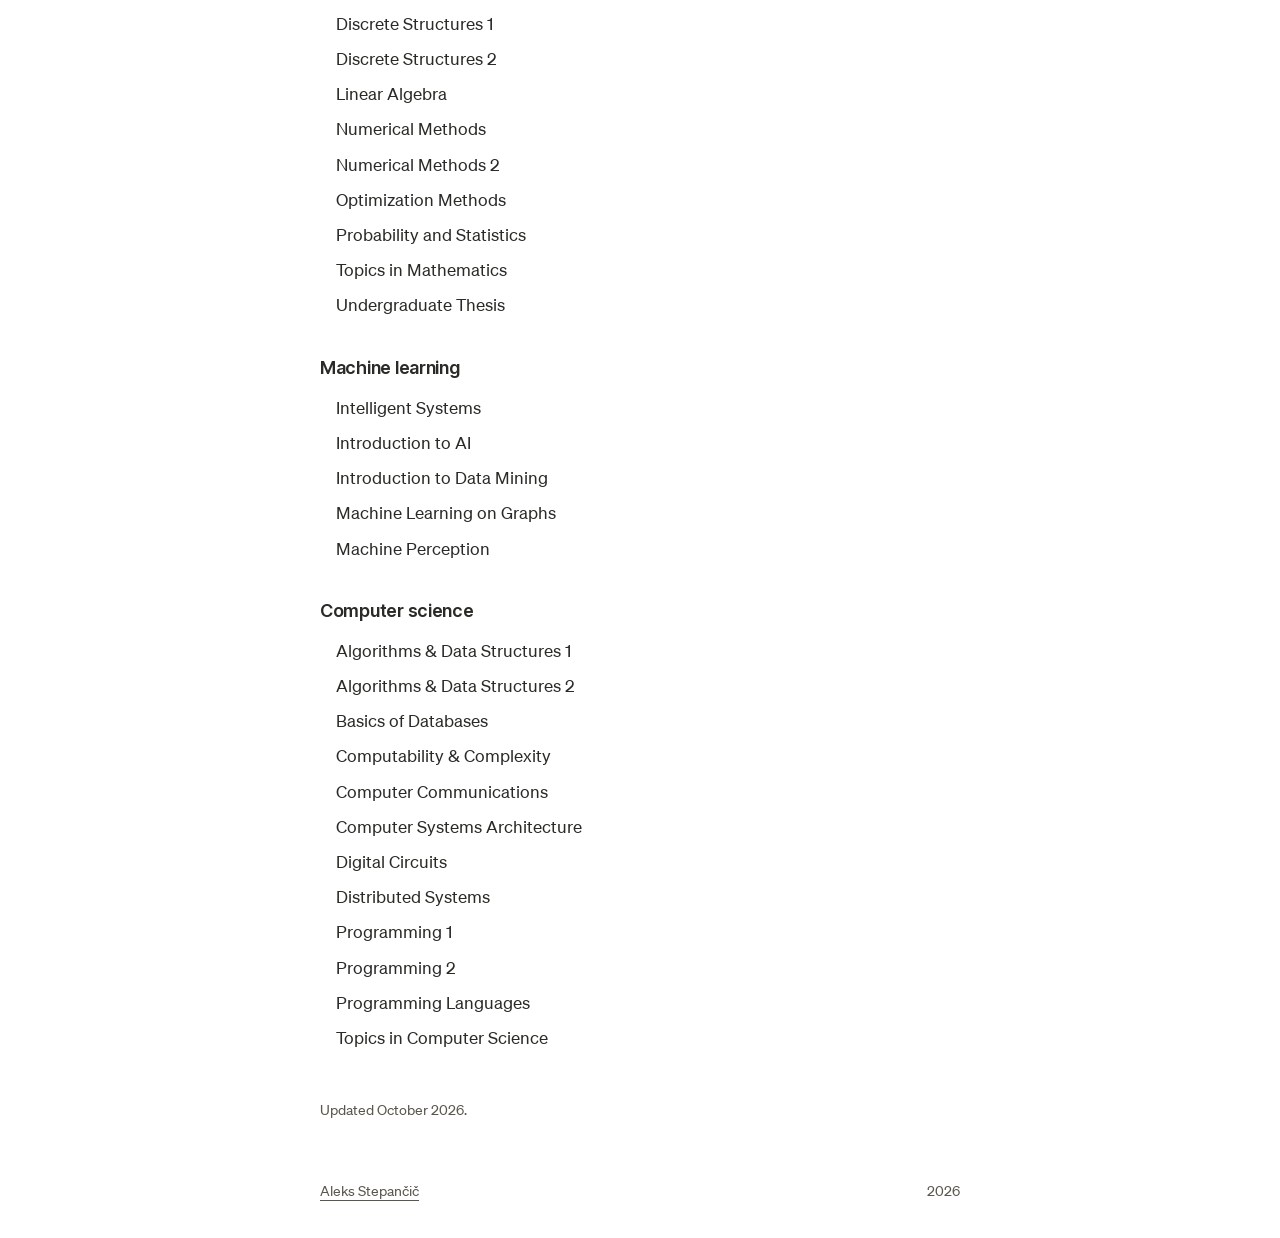
<file: taste/courses.html>
<!doctype html>
<html lang="en"><head>
  <meta charset="utf-8"><meta name="viewport" content="width=device-width, initial-scale=1, viewport-fit=cover">
  <meta name="color-scheme" content="light"><meta name="theme-color" content="#ffffff">
  <meta name="description" content="Courses taken by Aleks Stepančič at the University of Ljubljana and ETH Zurich, grouped by subject.">
  <title>Courses taken — Aleks Stepančič</title>
  <link rel="icon" href="../assets/favicon.svg?v=3" type="image/svg+xml">
  <link rel="stylesheet" href="../assets/fonts/fonts.css"><link rel="stylesheet" href="./style.css">
</head><body>
<a class="skip-link" href="#main">Skip to courses</a>
<div class="page courses-page"><main id="main">
  <a class="back-link" href="./index.html">← Aleks Stepančič</a>
  <h1>Courses taken</h1>
  <div class="university-columns"><section class="institution" id="eth" aria-labelledby="eth-title">
      <h2 id="eth-title">ETH Zurich</h2>
      <p class="degree">MSc in Data Science</p>
      <section class="course-group" aria-labelledby="eth-subject-0"><h3 id="eth-subject-0">Mathematics</h3><ul><li class="course" data-course-id="401-3632-00">Computational Statistics</li><li class="course" data-course-id="227-0690-11">Large-Scale Convex Optimization</li><li class="course" data-course-id="401-4944-20">Mathematics of Data Science</li><li class="course" data-course-id="227-0434-10">Mathematics of Information</li><li class="course" data-course-id="261-5110-00">Optimization for Data Science</li></ul></section><section class="course-group" aria-labelledby="eth-subject-1"><h3 id="eth-subject-1">Machine learning</h3><ul><li class="course" data-course-id="252-5051-00">Advanced Topics in ML</li><li class="course" data-course-id="263-3300-10">Data Science Lab</li><li class="course" data-course-id="263-5354-00">Large Language Models</li><li class="course" data-course-id="263-5051-00">ML Research Project (AI Center)</li><li class="course" data-course-id="263-5210-00">Probabilistic AI</li></ul></section><section class="course-group" aria-labelledby="eth-subject-2"><h3 id="eth-subject-2">Computer science</h3><ul><li class="course" data-course-id="263-0007-00">Advanced Systems Lab</li><li class="course" data-course-id="263-3010-00">Big Data</li></ul></section><section class="course-group" aria-labelledby="eth-subject-3"><h3 id="eth-subject-3">Finance</h3><ul><li class="course" data-course-id="401-8905-00">Financial Engineering</li><li class="course" data-course-id="401-4658-00">Numerical Methods for Finance</li><li class="course" data-course-id="363-0565-00">Principles of Macroeconomics</li></ul></section><section class="course-group" aria-labelledby="eth-subject-4"><h3 id="eth-subject-4">Languages</h3><ul><li class="course" data-course-id="MOB-001">German A1.1</li><li class="course" data-course-id="MOB-002">German A1.2</li></ul></section>
    </section><section class="institution" id="ljubljana" aria-labelledby="ljubljana-title">
      <h2 id="ljubljana-title">University of Ljubljana</h2>
      <p class="degree">BSc in Computer Science and Mathematics</p>
      <section class="course-group" aria-labelledby="ljubljana-subject-0"><h3 id="ljubljana-subject-0">Mathematics</h3><ul><li class="course" data-course-id="27201">Analysis 1</li><li class="course" data-course-id="27204">Analysis 2</li><li class="course" data-course-id="27207">Analysis 3</li><li class="course" data-course-id="27208">Combinatorics</li><li class="course" data-course-id="27202">Discrete Structures 1</li><li class="course" data-course-id="27205">Discrete Structures 2</li><li class="course" data-course-id="27203">Linear Algebra</li><li class="course" data-course-id="27215">Numerical Methods</li><li class="course" data-course-id="27225">Numerical Methods 2</li><li class="course" data-course-id="27210">Optimization Methods</li><li class="course" data-course-id="27216">Probability and Statistics</li><li class="course" data-course-id="27209">Topics in Mathematics</li><li class="course" data-course-id="63282">Undergraduate Thesis</li></ul></section><section class="course-group" aria-labelledby="ljubljana-subject-1"><h3 id="ljubljana-subject-1">Machine learning</h3><ul><li class="course" data-course-id="63266">Intelligent Systems</li><li class="course" data-course-id="63214">Introduction to AI</li><li class="course" data-course-id="63251">Introduction to Data Mining</li><li class="course" data-course-id="machine-learning-on-graphs">Machine Learning on Graphs</li><li class="course" data-course-id="63267">Machine Perception</li></ul></section><section class="course-group" aria-labelledby="ljubljana-subject-2"><h3 id="ljubljana-subject-2">Computer science</h3><ul><li class="course" data-course-id="63279">Algorithms &amp; Data Structures 1</li><li class="course" data-course-id="63280">Algorithms &amp; Data Structures 2</li><li class="course" data-course-id="63208">Basics of Databases</li><li class="course" data-course-id="63283">Computability &amp; Complexity</li><li class="course" data-course-id="63209">Computer Communications</li><li class="course" data-course-id="63212">Computer Systems Architecture</li><li class="course" data-course-id="63204">Digital Circuits</li><li class="course" data-course-id="63261">Distributed Systems</li><li class="course" data-course-id="63277">Programming 1</li><li class="course" data-course-id="63278">Programming 2</li><li class="course" data-course-id="63220">Programming Languages</li><li class="course" data-course-id="63225">Topics in Computer Science</li></ul></section>
    </section></div>
  <p class="record-date">Updated October 2026.</p>
</main></div>
<footer><div class="footer-inner"><a href="./index.html">Aleks Stepančič</a><span class="footer-year" id="year">2026</span></div></footer>
</body></html>
</file>
<file: assets/fonts/fonts.css>
/* Inline font data also works when index.html is opened directly from disk. */
@font-face{font-family:Inter;src:url('[data-uri]') format('woff2');font-weight:100 900;font-style:normal;font-display:swap}
@font-face{font-family:Sohne;src:url('[data-uri]') format('woff2');font-weight:400;font-style:normal;font-display:swap}
@font-face{font-family:Newsreader;src:url('[data-uri]') format('woff2');font-weight:400;font-style:italic;font-display:swap}

/* Upright Newsreader for the personal homepage name. */
@font-face{font-family:Newsreader;src:url('[data-uri]') format('woff2');font-weight:400;font-style:normal;font-display:swap;unicode-range:U+20, U+41, U+53, U+61, U+63, U+65, U+69, U+6b-6c, U+6e, U+70, U+73-74, U+10d, U+11b, U+13e, U+148, U+160-161, U+165, U+1cd-1ce, U+1d0, U+1e9, U+30c}
</file>
<file: style.css>
:root{color-scheme:light;--bg:#fff;--ink:#282828;--body:var(--ink);--secondary:#5c5c5c;--faint:var(--secondary);--sans:Sohne,Arial,sans-serif;--title-face:Inter,Arial,sans-serif;--heading:var(--sans);--margin:24px;--selection:#e8e8e8}
*{box-sizing:border-box}html{scroll-padding-top:32px}body{margin:0;background:var(--bg);color:var(--ink);font-family:var(--sans);font-size:16px;line-height:1.65;-webkit-font-smoothing:antialiased}h1,h2,h3,h4,p{margin:0}h1,h2,h3,h4{font-size:16px;font-weight:500;line-height:1.5;letter-spacing:0;text-wrap:balance}h1{font-size:28px;line-height:1.2;letter-spacing:-.025em;margin-bottom:28px}a{color:inherit;text-underline-offset:3px;text-decoration-thickness:1px;overflow-wrap:anywhere}a:hover{text-decoration-thickness:2px}a:focus-visible,summary:focus-visible{outline:2px solid var(--ink);outline-offset:5px}::selection{background:var(--selection)}.skip-link{position:absolute;top:12px;left:-9999px;background:var(--bg);padding:8px 12px}.skip-link:focus{left:16px}.page{width:min(760px,calc(100% - 48px));margin-inline:auto;padding-block:96px 40px}.intro{max-width:640px}.intro>p+p{margin-top:18px}.intro .biography{margin-top:24px}.biography p+p{margin-top:18px}.biography p{scroll-margin-top:40px}.profile-narrative{margin-top:18px}.profile-narrative p+p{margin-top:18px}.profile-narrative p{scroll-margin-top:40px}.page-nav{display:flex;flex-wrap:wrap;gap:12px 24px;margin-top:28px;font-size:14px}.section-row{display:grid;grid-template-columns:140px minmax(0,1fr);gap:32px;margin-top:56px}.section-row>h2{font-weight:500}.entry-list{display:grid;gap:26px}.entry h3{font-weight:400}.entry>p{margin-top:4px}.entry .dates{font-size:14px;color:var(--secondary);margin-block:6px}.entry .dates+p{margin-top:8px}.disclosure-section{margin-top:44px}.disclosure summary{cursor:pointer;min-height:44px;padding-block:10px}.disclosure summary h2{display:inline;font-weight:500}.disclosure-content{padding-top:18px}.disclosure-content.entry-list{max-width:640px}.course-columns{display:grid;grid-template-columns:repeat(2,minmax(0,1fr));gap:44px}.course-institution h3{font-family:var(--title-face);font-size:24px;font-weight:500;line-height:1.3}.degree{font-size:14px;color:var(--secondary);margin-top:4px}.course-group{margin-top:36px}.course-group h4{font-family:var(--title-face);font-weight:600;color:var(--ink);font-size:18px;line-height:1.4;margin-bottom:14px}.course-group ul{list-style:none;padding:0 0 0 16px;margin:0}.course-group li+li{margin-top:8px}.section-link{font-size:14px;margin-top:24px}.entry-list>.section-link{margin-top:0}.book-author{font-size:14px;color:var(--secondary)}.prose>p+p{margin-top:18px}.social-links{display:flex;flex-wrap:wrap;gap:10px 22px;margin-top:12px}.site-footer,.footer-inner{display:flex;align-items:center;justify-content:space-between;gap:24px;font-size:14px;color:var(--secondary)}.site-footer{margin-top:64px}.back-link{display:inline-block;font-size:14px;margin-bottom:40px}.page~footer{width:min(760px,calc(100% - 48px));margin:0 auto 36px}.page~footer .footer-inner{width:100%}.footer-year{margin-left:auto}.degree,.record-date,.resource-author,.resource-kind{color:var(--secondary)}
@media(max-width:600px){.page{padding-top:56px}.section-row{grid-template-columns:1fr;gap:18px;margin-top:44px}.course-columns{grid-template-columns:1fr;gap:36px}.disclosure-section{margin-top:32px}.site-footer{margin-top:48px}.entry-list{gap:24px}}
@media print{.page{padding-top:24px}.page-nav,.skip-link{display:none}.section-row{break-inside:avoid}.course-group,.entry{break-inside:avoid}}

.profile-page{--name-face:Newsreader,Georgia,serif}.profile-page .intro h1{font-family:var(--name-face);font-style:normal;font-weight:400;font-size:clamp(42px,4.5vw,62px);line-height:1.06;letter-spacing:-.025em;margin-left:-.025em;font-kerning:normal;font-synthesis:none}@media(max-width:360px){.profile-page .intro h1{font-size:36px}}

.page.prose-page{padding-top:36px}.site-header{max-width:640px;margin-bottom:40px}.site-nav{display:flex;align-items:center;flex-wrap:wrap;gap:8px 24px;min-height:44px}.site-nav a{font-size:14px;line-height:1.5;padding-block:11px;text-decoration:none}.site-nav a[aria-current],.site-nav a:hover{text-decoration:underline}
</file>
<file: assets/profile-layout.css>
/* Prose profiles keep the reading column and give contact details their own place. */
.page.prose-page {
  --name-face: ui-monospace, "SFMono-Regular", Menlo, Consolas, "Liberation Mono", monospace; /* taste-skill-ignore: User-requested coding-style name. */
  width: min(640px, calc(100% - 48px));
  min-height: 100svh;
  display: flex;
  flex-direction: column;
  justify-content: center;
  padding-block: 48px;
}
.prose-page .intro h1 {
  font-family: var(--name-face);
  font-weight: 400;
  font-size: clamp(34px, 4.1vw, 56px);
  line-height: 1.14;
  letter-spacing: -0.04em;
  margin-left: 0;
}
.profile-layout {
  display: grid;
  grid-template-columns: minmax(0, 1fr);
  align-items: start;
  gap: 32px;
}
.profile-layout > .intro {
  min-width: 0;
}
.profile-contact {
  width: 100%;
  max-width: 256px;
}
.profile-photo {
  display: block;
  width: 100%;
  height: auto;
  margin-bottom: 24px;
}
.profile-contact-location {
  display: flex;
  align-items: center;
  justify-content: center;
  gap: 8px;
  font-size: 16px;
  line-height: 1.5;
  margin: 0;
}
.profile-contact-links {
  display: flex;
  flex-wrap: wrap;
  justify-content: center;
  gap: 4px 12px;
  list-style: none;
  padding: 0;
  margin: 16px 0 0;
}
.profile-contact-links a {
  display: inline-flex;
  align-items: center;
  justify-content: center;
  min-width: 44px;
  min-height: 44px;
  font-size: 16px;
  line-height: 1.5;
  text-decoration: none;
}
.profile-contact-links a:focus-visible {
  outline: 2px solid currentColor;
  outline-offset: 2px;
}
.profile-contact-links svg {
  display: block;
  flex-shrink: 0;
}
@media (min-width: 960px) {
  .page.prose-page {
    width: min(944px, calc(100% - 48px));
  }
  .profile-layout {
    grid-template-columns: minmax(0, 640px) 256px;
    gap: 48px;
  }
}
@media (max-width: 599px) {
  .page.prose-page {
    padding-block: 32px;
  }
  .profile-contact-links {
    margin-top: 12px;
  }
}
@media print {
  .page.prose-page {
    display: block;
    min-height: 0;
    padding-block: 24px;
  }
  .profile-layout {
    display: block;
  }
  .profile-contact {
    margin-top: 24px;
    break-inside: avoid;
  }
}
</file>
<file: courses/courses.css>
.courses-page h1{margin-bottom:36px}.university-columns{display:grid;grid-template-columns:repeat(2,minmax(0,1fr));gap:44px;align-items:start}.institution h2{font-family:var(--title-face);font-size:24px;font-weight:500;line-height:1.3}.degree{font-size:14px;line-height:1.5;margin-top:6px}.course-group{margin-top:36px}.course-group h3{font-family:var(--title-face);font-size:18px;font-weight:600;color:var(--ink);line-height:1.4;margin-bottom:14px}.course-group ul{list-style:none;padding:0 0 0 16px;margin:0}.course+.course{margin-top:8px}.record-date{font-size:14px;margin-top:40px}@media(max-width:600px){.university-columns{grid-template-columns:1fr;gap:36px}}
</file>
<file: taste/style.css>
/* The quiet instrument · White and moss · static, text only. */
:root{
  color-scheme:light;
  --bg:#fff;
  --ink:#2a2a26;
  --muted:#59574e;
  --accent:#4f6238;
  --accent-ink:#fff;
  --selection:#c3ceb1;
  --sans:Sohne,Arial,sans-serif;
  --title-face:Inter,Arial,sans-serif;
  --small:14px;
  --body:17px;
  --entry:18px;
  --lead:20px;
  --heading:20px;
  --display:54px;
  --column:640px;
  --gutter:24px;
}
*{box-sizing:border-box}
html{scroll-padding-top:40px}
body{margin:0;background:var(--bg);color:var(--ink);font-family:var(--sans);font-size:var(--body);line-height:1.6;-webkit-font-smoothing:antialiased}
h1,h2,h3,h4,p{margin:0}
h1,h2,h3,h4{text-wrap:balance;font-weight:500}
h1{font-size:var(--display);line-height:1.08;letter-spacing:-.045em}
h2,h4{font-size:var(--heading);line-height:1.3;letter-spacing:-.02em}
h3{font-size:var(--body);line-height:1.4;letter-spacing:-.015em}
p{text-wrap:pretty}
a{color:inherit;text-decoration-thickness:1px;text-underline-offset:4px;overflow-wrap:anywhere}
a:focus-visible{outline:2px solid var(--accent);outline-offset:6px}
::selection{background:var(--selection);color:var(--ink)}
.page{width:min(var(--column),calc(100% - 2 * var(--gutter)));margin-inline:auto;padding-block:104px 38px}
.skip-link{position:absolute;left:-9999px;top:16px;background:var(--bg);padding:8px 12px}
.skip-link:focus{left:var(--gutter)}
.page.prose-page{padding-top:36px}
.site-header{max-width:640px;margin-bottom:40px}
.site-nav{display:flex;align-items:center;flex-wrap:wrap;gap:8px 24px;min-height:44px}
.site-nav a{font-size:14px;line-height:1.5;padding-block:11px;text-decoration:none}
.site-nav a[aria-current],.site-nav a:hover{text-decoration:underline}
.intro h1{font-family:var(--title-face);font-style:normal;font-weight:500;font-size:clamp(40px,4.5vw,60px);line-height:1.04;letter-spacing:-.04em;margin-left:-.04em;font-kerning:normal;font-synthesis:none}
.profile-page{--name-face:Newsreader,Georgia,serif}
.profile-page .intro h1{font-family:var(--name-face);font-style:normal;font-weight:400;font-size:clamp(42px,4.5vw,62px);line-height:1.06;letter-spacing:-.025em;margin-left:-.025em}
.intro .lead{font-size:var(--lead);line-height:1.5;letter-spacing:-.01em;margin-top:24px}
.intro .biography{margin-top:24px;font-size:var(--body);line-height:1.65}
.biography p+p{margin-top:18px}
.biography p{scroll-margin-top:40px}
.intro .profile-narrative{margin-top:18px;font-size:var(--body);line-height:1.65}
.profile-narrative p+p{margin-top:18px}
.profile-narrative p{scroll-margin-top:40px}
main>section{margin-top:60px}
.cv-section{display:grid;grid-template-columns:128px minmax(0,1fr);column-gap:28px;align-items:start}
.section-body{min-width:0}
.cv-section.compact{margin-top:36px}
.project-list{display:grid;gap:24px}
.project h3{font-size:var(--entry);line-height:1.4;letter-spacing:-.015em;font-weight:500}
.project p{margin-top:8px}
.project-list>.record-link{font-size:var(--small)}
.record+.record{margin-top:24px}
.record-title{display:flex;align-items:baseline;justify-content:space-between;gap:16px}
.record-title h3{font-size:var(--entry);font-weight:500;letter-spacing:-.015em}
.dates{flex-shrink:0;font-size:var(--small);color:var(--muted);font-variant-numeric:tabular-nums}
.record>p{margin-top:5px}
.record>p+p{margin-top:8px}
.record .record-link{font-size:var(--small);margin-top:12px}
.course-intro .course-link{margin-top:12px}
.contact-links{display:flex;flex-wrap:wrap;gap:8px 20px}
.contact-links .email-link{color:var(--accent)}
.contact-location{font-size:var(--small);color:var(--muted);margin-top:10px}
footer{display:flex;justify-content:space-between;gap:24px;margin-top:48px;font-size:var(--small);color:var(--muted)}
/* Standalone coursework uses the same paper, type and reading frame. */
.back-link{display:inline-block;font-size:var(--small);margin-bottom:36px}
.courses-page h1{margin-bottom:48px}
.university-columns{display:grid;gap:64px}
.institution h2{font-family:var(--title-face);font-size:24px;font-weight:500;line-height:1.3}
.degree{color:var(--muted);font-size:var(--small);margin-top:8px}
.course-group{margin-top:36px}
.course-group h3{font-family:var(--title-face);font-size:var(--entry);font-weight:600;line-height:1.4;margin-bottom:14px}
.course-group ul{margin:0;padding:0 0 0 16px;list-style:none}
.course+.course{margin-top:8px}
.record-date{font-size:var(--small);color:var(--muted);margin-top:48px}
.page~footer{width:min(var(--column),calc(100% - 2 * var(--gutter)));margin:20px auto 36px}
.footer-inner{display:flex;align-items:center;justify-content:space-between;gap:24px;width:100%}
@media(max-width:600px){
  :root{--display:44px;--lead:19px}
  .page{padding-top:64px;padding-bottom:28px}
  .intro .lead{margin-top:22px}
  main>section{margin-top:48px}
  .cv-section{display:block}
  .cv-section>h2{margin-bottom:18px}
  .cv-section.compact{margin-top:32px}
  .cv-section.compact>h2{margin-bottom:12px}
  .record-title{display:block}
  .record-title .dates{margin-top:5px}
  .record>p{margin-top:7px}
  footer{margin-top:40px}
  .courses-page h1{margin-bottom:36px}
  .university-columns{gap:48px}
}
@media(max-width:360px){:root{--display:38px;--gutter:20px}.intro h1{font-size:38px}}
@media print{
  :root{--bg:#fff;--ink:#000;--accent:#000}
  .page{padding-top:24px}
  .skip-link{display:none}
  main>section{margin-top:32px}
  .project,.record,.course-group{break-inside:avoid}
}

@media(max-width:360px){.profile-page .intro h1{font-size:36px}}
</file>
